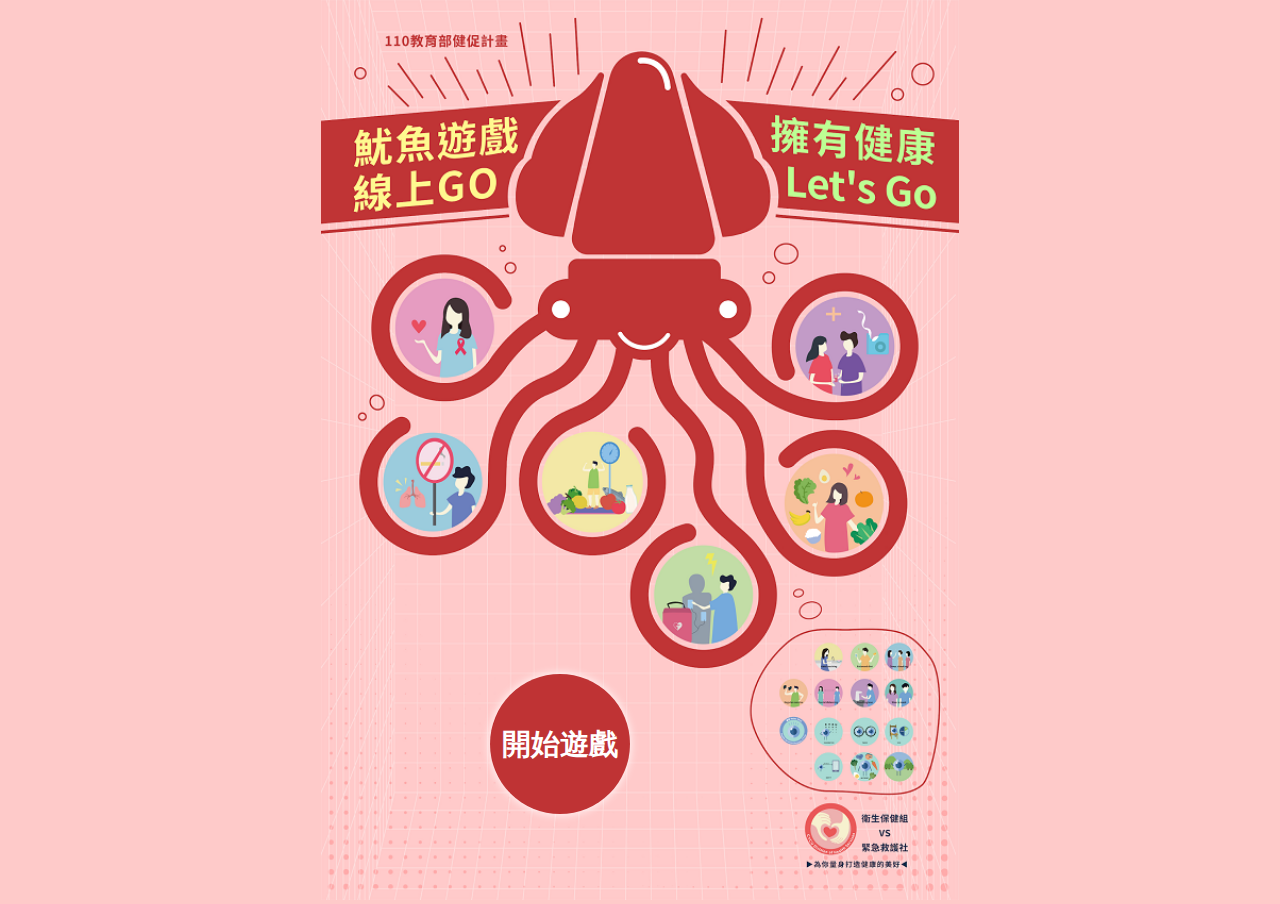
<file: index.html>
<!DOCTYPE html>
<html lang="zh-Hant-TW">
<head>
    <meta charset="UTF-8">
    <meta name="viewport" content="width=device-width, initial-scale=1.0, user-scalable=yes, minimum-scale=1.0, maximum-scale=3.0">
    <meta http-equiv="X-UA-Compatible" content="ie=edge">
    <title>110教育部健促計畫</title>
    <style>
        *{
            margin: 0;
            padding: 0;
        }
        main{
            background: #FECAC9;
            position: relative;

        }
        main>img{
            
            width: 100%;
            height: 100vh;
            object-fit: contain;
        }
        main > a{
            position: absolute;
            display: block;
            bottom: 10%;
            left:calc(50% - 150px);
            width: 140px;
            height: 140px;
            border-radius: 50%;
            background-color: #BF3334;
            text-align: center;
            line-height: 140px;
            color:#fff;
            font-weight: 600;
            text-decoration: none;
            font-size: 1.8rem;
            animation: shadow 2s infinite;
            box-shadow: 0 0 10px  #fff;
            
            
        }
        @keyframes shadow{
            0%{
                transform: scale(1);
               
            }
            50%{
                transform: scale(1.2);
            }
            100%{
                transform: scale(1);
            }
        }
        main > a:hover{
            background-color: #862424;
            transition: .5s;
        }
    </style>
</head>
<body>
    <main>
        <img src="images/index.png" alt="">
        <a href="./start.html">開始遊戲</a>
    </main>
</body>
</html>
</file>
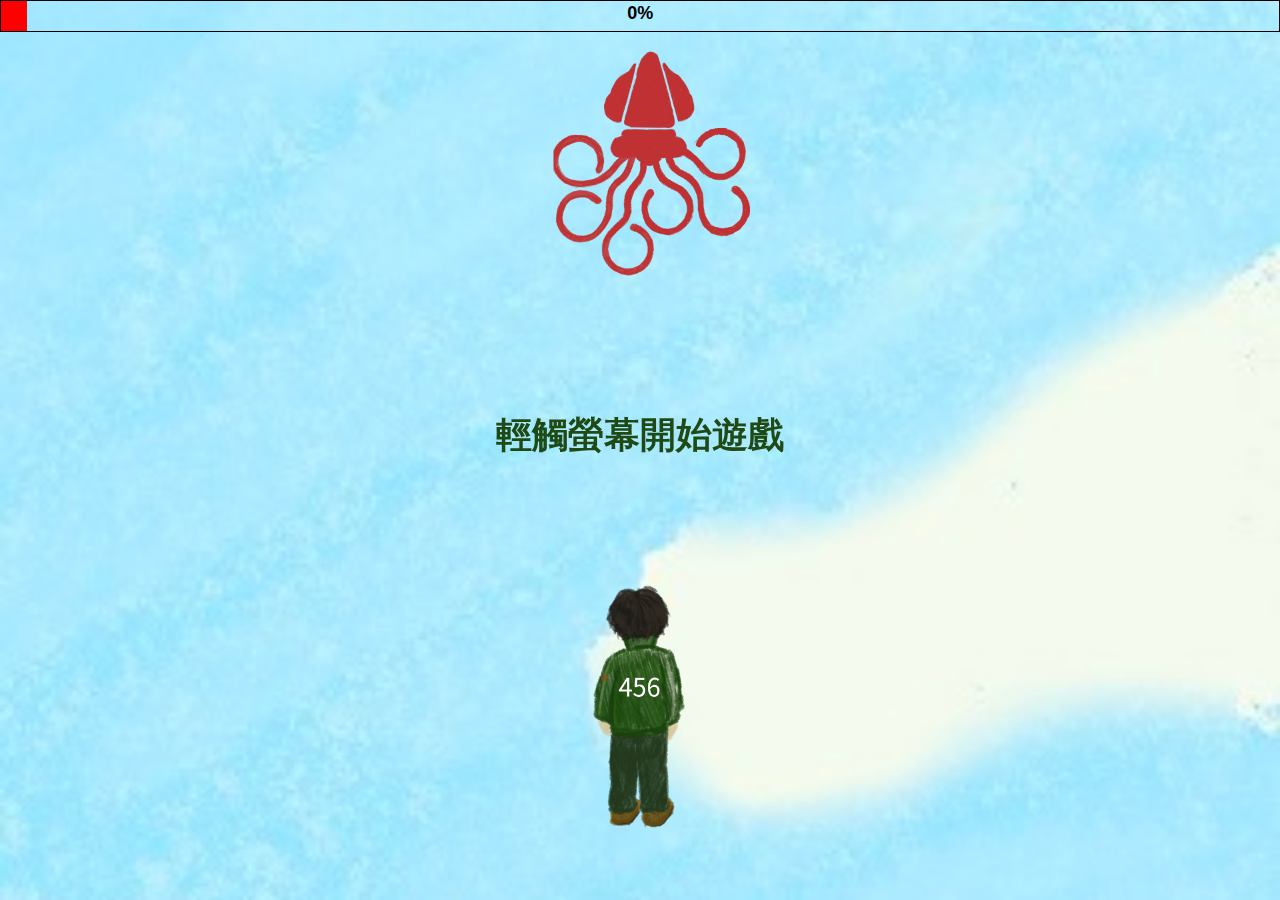
<file: start.html>
<!DOCTYPE html>
<html lang="zh-Hant-TW">
<head>
    <meta charset="UTF-8">
    <meta name="viewport" content="width=device-width, initial-scale=1.0, user-scalable=0, minimum-scale=1.0, maximum-scale=1.0">

    <meta http-equiv="X-UA-Compatible" content="ie=edge">
    <link rel="stylesheet" href="style.css">
	<link rel="stylesheet" href="https://cdnjs.cloudflare.com/ajax/libs/font-awesome/5.15.2/css/all.min.css">

    <title>魷魚遊戲GO</title>
    
    
</head>
<body> 

    
    <div class="randomBtn" id="randomBtn1">
        <a href="#" class="clickBtn"><i class="fas fa-hand-point-up"></i></a>
    </div>
    
    
    
    <div class="all">
        
    <div class="main">
        <div id="hiddenLayer">
           <h1 id="touchH1">輕觸螢幕開始遊戲</h1>
        </div>
            <div class="progressBar" id="progressBar">
            
                <div class="progressBarItem"></div>
            </div>
            <div id="progressBarNum">0%</div>
            <img src="" alt="" id="squid">
            <img src="" alt="" id="player">
            <p id="addscore">+2%</p>
    </div>

    <div class="qaAll">
            <h1 class="error">答錯了!再答一次!<br><i class="fas fa-times-circle"></i></h1>
            <div class="qa">
                    <p>(1).<span id="question1"></span></p>
                    <label for="q1-a"><input type="radio" name="q1" id="q1-a" class="option1"><span id="q1a"></span></label>
                    <label for="q1-b"><input type="radio" name="q1" id="q1-b" class="option1"><span id="q1b"></span></label>
                    <label for="q1-c"><input type="radio" name="q1" id="q1-c" class="option1"><span id="q1c"></span></label>
                    <!-- <strong id="hint1"></strong> -->
                    <button class="send">送出</button>
            </div>
            
            
            
            
    </div>

    <div class="qaAll">
        <h1 class="error">答錯了!再答一次!<br><i class="fas fa-times-circle"></i></h1>
            <div class="qa">
                    <p>(2).<span id="question2"></span></p>
                    <label for="q2-a"><input type="radio" name="q2" id="q2-a" class="option2"><span id="q2a"></span></label>
                    <label for="q2-b"><input type="radio" name="q2" id="q2-b" class="option2"><span id="q2b"></span></label>
                    <label for="q2-c"><input type="radio" name="q2" id="q2-c" class="option2"><span id="q2c"></span></label>
                    <!-- <strong id="hint2"></strong> -->
                    <button class="send">送出</button>
                </div>
    </div>

    <div class="qaAll">
        <h1 class="error">答錯了!再答一次!<br><i class="fas fa-times-circle"></i></h1>
        <div class="qa">
                <p>(3).<span id="question3"></span></p>
                <label for="q3-a"><input type="radio" name="q3" id="q3-a" class="option3"><span id="q3a"></span></label>
                <label for="q3-b"><input type="radio" name="q3" id="q3-b" class="option3"><span id="q3b"></span></label>
                <label for="q3-c"><input type="radio" name="q3" id="q3-c" class="option3"><span id="q3c"></span></label>
                <!-- <strong id="hint3"></strong> -->
                <button class="send">送出</button>
            </div>
    </div>

    <div class="qaAll">
        <h1 class="error">答錯了!再答一次!<br><i class="fas fa-times-circle"></i></h1>
        <div class="qa">
                <p>(4).<span id="question4"></span></p>
                <label for="q4-a"><input type="radio" name="q4" id="q4-a" class="option4"><span id="q4a"></span></label>
                <label for="q4-b"><input type="radio" name="q4" id="q4-b" class="option4"><span id="q4b"></span></label>
                <label for="q4-c"><input type="radio" name="q4" id="q4-c" class="option4"><span id="q4c"></span></label>
                <!-- <strong id="hint4"></strong> -->
                <button class="send">送出</button>
            </div>
    </div>

    <div class="qaAll">
        <h1 class="error">答錯了!再答一次!<br><i class="fas fa-times-circle"></i></h1>
        <div class="qa">
                <p>(5).<span id="question5"></span></p>
                <label for="q5-a"><input type="radio" name="q5" id="q5-a" class="option5"><span id="q5a"></span></label>
                <label for="q5-b"><input type="radio" name="q5" id="q5-b" class="option5"><span id="q5b"></span></label>
                <label for="q5-c"><input type="radio" name="q5" id="q5-c" class="option5"><span id="q5c"></span></label>
                <label for="q5-d"><input type="radio" name="q5" id="q5-d" class="option5"><span id="q5d"></span></label>
                <!-- <strong id="hint5"></strong> -->
                <button class="send">送出</button>
            </div>
    </div>
    <div class="qaAll">
        <h1 class="error">答錯了!再答一次!<br><i class="fas fa-times-circle"></i></h1>
        <div class="qa">
                <p>(6).<span id="question6"></span></p>
                <label for="q6-a"><input type="radio" name="q6" id="q6-a" class="option6"><span id="q6a"></span></label>
                <label for="q6-b"><input type="radio" name="q6" id="q6-b" class="option6"><span id="q6b"></span></label>
                <label for="q6-c"><input type="radio" name="q6" id="q6-c" class="option6"><span id="q6c"></span></label>
                <label for="q6-d"><input type="radio" name="q6" id="q6-d" class="option6"><span id="q6d"></span></label>
                <!-- <strong id="hint6"></strong> -->
                <button class="send">送出</button>
            </div>
    </div>

    <div class="qaAll">
        <h1 class="error">答錯了!再答一次!<br><i class="fas fa-times-circle"></i></h1>
        <div class="qa">
                <p>(7).<span id="question7"></span></p>
                <label for="q7-a"><input type="radio" name="q7" id="q7-a" class="option7"><span id="q7a"></span></label>
                <label for="q7-b"><input type="radio" name="q7" id="q7-b" class="option7"><span id="q7b"></span></label>
                <label for="q7-c"><input type="radio" name="q7" id="q7-c" class="option7"><span id="q7c"></span></label>
                <button class="send">送出</button>
            </div>
    </div>

    
    <div class="bingo">
        <strong id="hint1"></strong>
        <h1>答對了!點擊繼續</h1>
    </div>
    <div class="bingo">
        <strong id="hint2"></strong>
        <h1>答對了!點擊繼續</h1>
    </div>
    <div class="bingo">
        <strong id="hint3"></strong>
        <h1>答對了!點擊繼續</h1>
    </div>
    <div class="bingo">
        <strong id="hint4"></strong>
        <h1>答對了!點擊繼續</h1>
    </div>
    <div class="bingo">
        <strong id="hint5"></strong>
        <h1>答對了!點擊繼續</h1>
    </div>
    <div class="bingo">
        <strong id="hint6"></strong>
        <h1>答對了!點擊繼續</h1>
    </div>
    <div class="bingo">
        <strong id="hint7"></strong>
        <h1>答對了!點擊繼續</h1>
    </div>

    <div id="pass">
        <h1>闖關成功</h1>
        <h1 id="second">0</h1>
        <img src="images/LOGO.png" alt="">
        <p>本活動為衛生保健組宣導各式健康促進議題</p>
        <p>結合時事以平易近人、生活化方式作為傳遞</p>
        <p>感謝您的參加</p>
        <p>請截圖完成畫面+學生證/教職員證</p> 
        <p>至活動現場兌換神秘小禮物 1 份</p> 
        <p>1人1份，名額有限，送完為止</p> 
        <p>衛生保健組 關心您</p> 
        
    </div>

    <script src="script.js"></script>
    <script src="question.js"></script>
    <script src="randomBtn.js"></script>
</body>
</html>
</file>
<file: style.css>
*{
    margin: 0;
    padding: 0;
}
.main{
    width: 100%;
    height: 100vh;
    background: url("images/bg1.jpg") no-repeat; 
    background-size: cover;
    position: relative;
    background-position:0px 0px;

}
#addscore{
    position: absolute;
    right: 20px;
    top: 30px;
    font-size: 24px;
    font-weight: 600;
    color:#f00;
    font-family: Arial, "Helvetica Neue", Helvetica, sans-serif;
    opacity: 0;
    transition: .3;
}
#hiddenLayer{
    position: fixed;
    top: 0;
    left: 0;
    width: 100%;
    height: 100vh;
    background: transparent;
    z-index: 999999;
    display: flex;
    justify-content: center;
    align-items: center;
}
#hiddenLayer>h1{
    color:#1F4915;
    font-size: 36px;
    padding-bottom: 30px;
    transition: .3s;
    opacity: 1;
}
.hiddenBtn{
    width: 100px;
    height: 35px;
}
.progressBar{
    width: calc(100% - 2px);
    height: 30px;
    border: 1px #000 solid;
    display: flex;
    position: relative;
    position: absolute;
    overflow: hidden;
    margin: auto;
}
#progressBarNum{
    position: absolute;
    top: 3px;
    left: 49%;
    color:#000;
    display: block;
    z-index: 999;
    font-weight: 600;
    font-size: 18px;
    font-family: Arial, "Helvetica Neue", Helvetica, sans-serif;
}
.progressBarItem{
    width: 2%;
    height: 30px;
    background: #f00;
}
.qaAll{
    width: 100%;
    height: 100%;
    position: relative;
    position: fixed;
    top: 0;
    right: 0;
    background: rgba(0, 0, 0, .5);
    display: none;
    justify-content: center;
    align-items: center;
    z-index: 999999999999;
}
.qa{
    position: absolute;
    top: 280px;
    left: calc(50% - 180px);
    width: 340px;
    height: 280px;
    border:1px #000 solid;
    z-index: 999;
    background-color: #fff;
    padding: 10px;
    border-radius: 5px;
    font-size: 15px;
}
.qa > p{
    margin-bottom: 10px;
}
.qa > label{
    display: block;
    line-height: 1.8;
   
}

.qa  label >input[type="radio"]{
    font-size: 30px;
    width: 20px;
}
.qa >strong{
   color:#BE3433;
}
.send{
    position: absolute;
    left: 10%;
    bottom: 15px;
    outline: none;
    border:none;
    width: 80%;
    height: 40px;
    margin:auto;
    color:#fff;
    border-radius: 5px;
    font-size: 18px;
    font-weight: 600;
    background:#BE3433;
    cursor: pointer;
}
.error{
    color:#f00;
    position: absolute;
    top: 5%;
    left: 20%;
    z-index: 9999;
    opacity: 0;
    transition: .5s;
    display: none;
    text-align: center;
}
.error > i{
    font-size: 3rem;
}
.bingo{
    position: absolute;
    top: 0;
    left: 0;
    color:#A6E224;
    z-index: 9999;
    transition: .5s;
    width: 100%;
    height: 100vh;
    display: flex;
    flex-direction: column;
    justify-content: center;
    align-items: center;
    background: rgba(0, 0, 0, .7);
    display: none;
    opacity: 0;    
    z-index: 99999999999;
}
.bingo > strong{
    width: 300px;
    height: 300px;
    background-color: #fff;
    border-radius: 5px;
    padding: 10px;
    font-size: 18px;
    color:#000;
    font-family: "微軟正黑體";
}
#player{
    width: 100px;
    height: auto;
    position: absolute;
    bottom: 8%;
    left: 38%;
}
#pass{
    position: fixed;
    top: 0;
    left: 0;
    width:100%;
    height: 100vh;
    background: #FFC9C9;
    color:#1F3864;
    display: flex;
    justify-content: center;
    align-items: center;
    flex-direction: column;
    z-index: 99999999999999999999999;
    display:none;
    opacity: 0;
    transition: 1s;
}
#pass>h1{
    font-size:2.4rem;
    color:#BF3434;
}
#pass >img{
    width: 200px;
    height: 200px;
}
#pass>p{
    font-size: 1.1rem;
    font-weight: 600;
    line-height: 1.6;
    text-align: center;
}

#squid{
    width: 200px;
    height: auto;
    position: absolute;
    top: 50px;
    left: 25%;
}
.randomBtn{
    position: relative;
    position: absolute;
    top: 0;
    left: 0;
    width:100%;
    height: 100vh;
    background-color: transparent;
    z-index: 9999999999;
    display: none;
}
.randomBtn a{
    width: 80px;
    height: 80px;
    display: block;
    text-align: center;
    line-height: 80px;
    background-color: #f00;
    border-radius: 50%;
    text-decoration: none;
    color:#000;
    font-size: 35px;
    box-shadow: 0 0 20px 5px #1484c4;
}
.randomBtn a i{
    color:#fff;
}
#randomBtn1>a{
    position: absolute;
    top: 210px;
    left:300px;
}

@media screen and (min-width:1024px){
    #squid{
        width: 200px;
        height: auto;
        position: absolute;
        top: 50px;
        left: 43%;
    }
    #player{
        left:46%;
    }
    .error{
        color:#f00;
        position: absolute;
        top: 5%;
        left: 42%;
        z-index: 9999;
        opacity: 0;
        transition: .5s;
        display: none;
        text-align: center;
    }
}

@media screen and (max-height:651px){
    #player{
        width: 100px;
        height: auto;
        position: absolute;
        bottom: 3%;
        left: 38%;
    }
    .qa{
        position: absolute;
        top: 250px;
        left: calc(50% - 180px);
        width: 340px;
        height: 250px;
        border:1px #000 solid;
        z-index: 999;
        background-color: #fff;
        padding: 10px;
        border-radius: 5px;
        font-size: 13px;
    }
}
</file>
